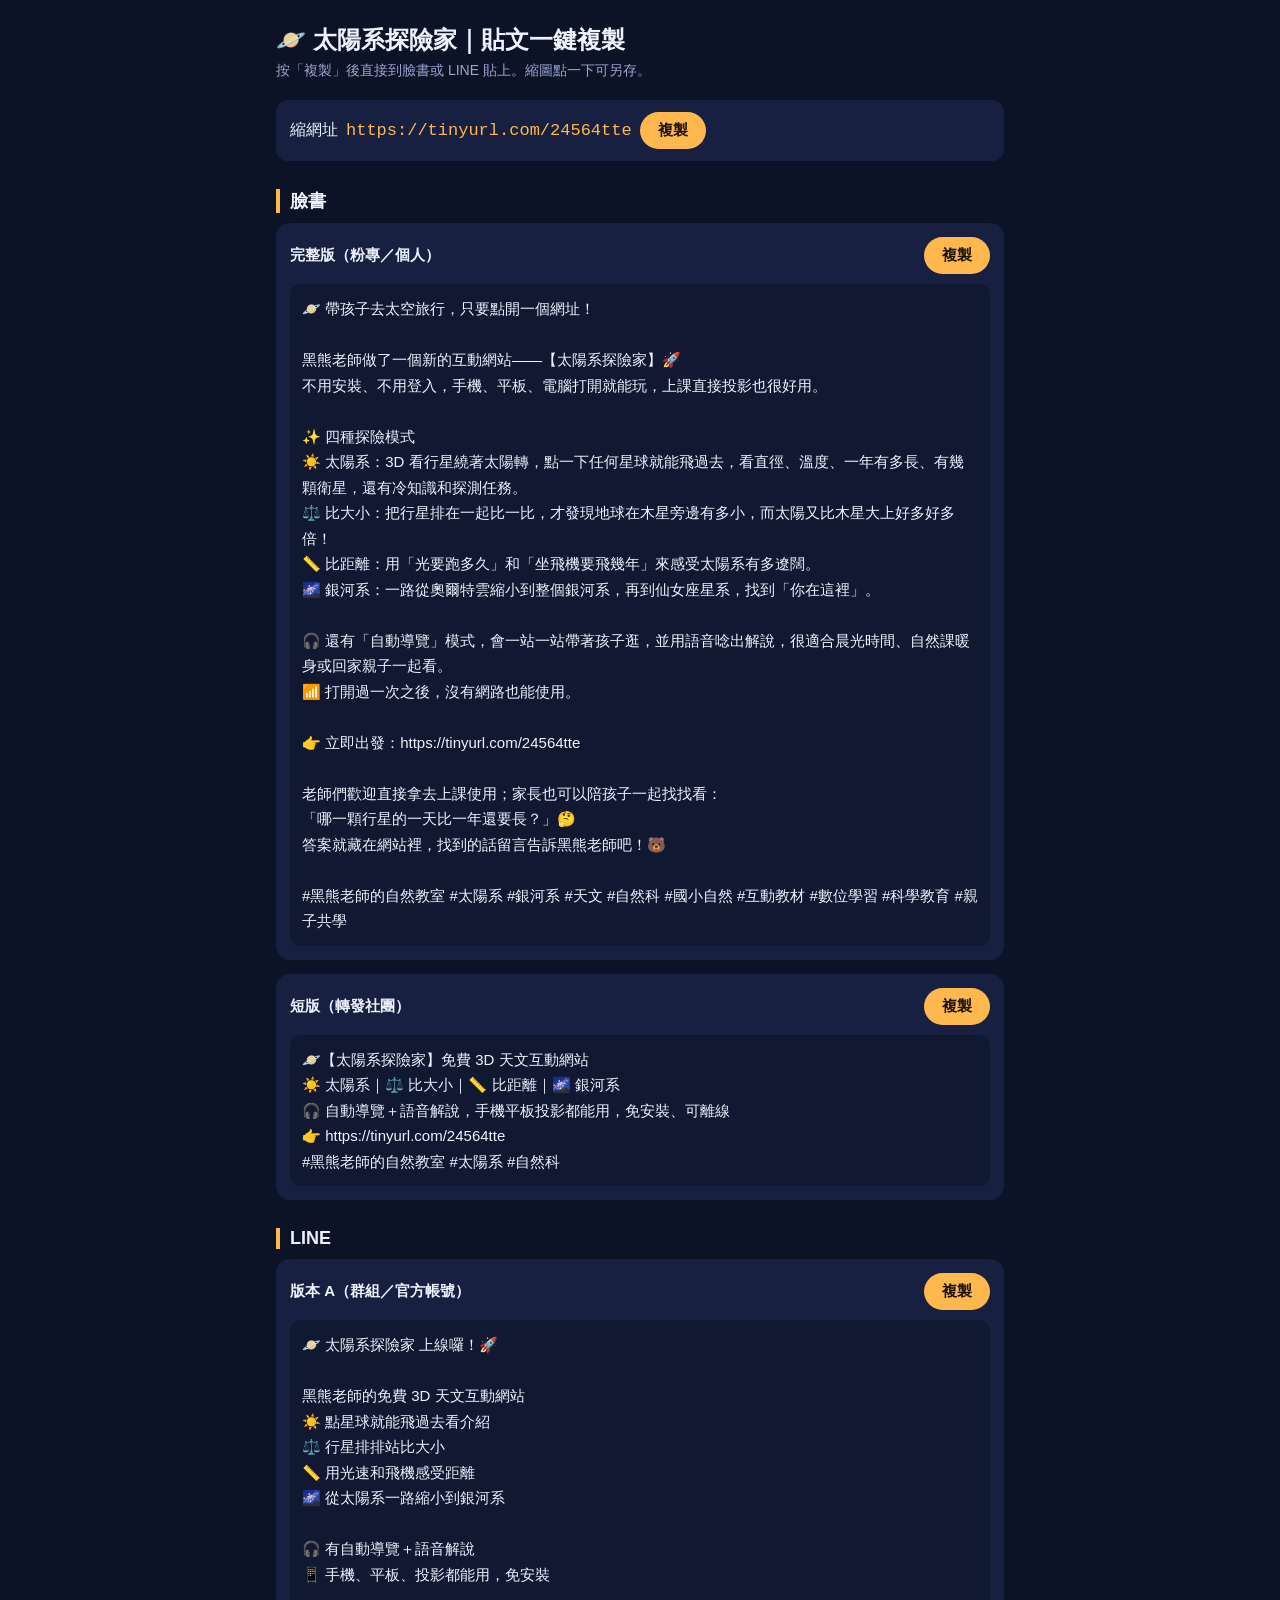
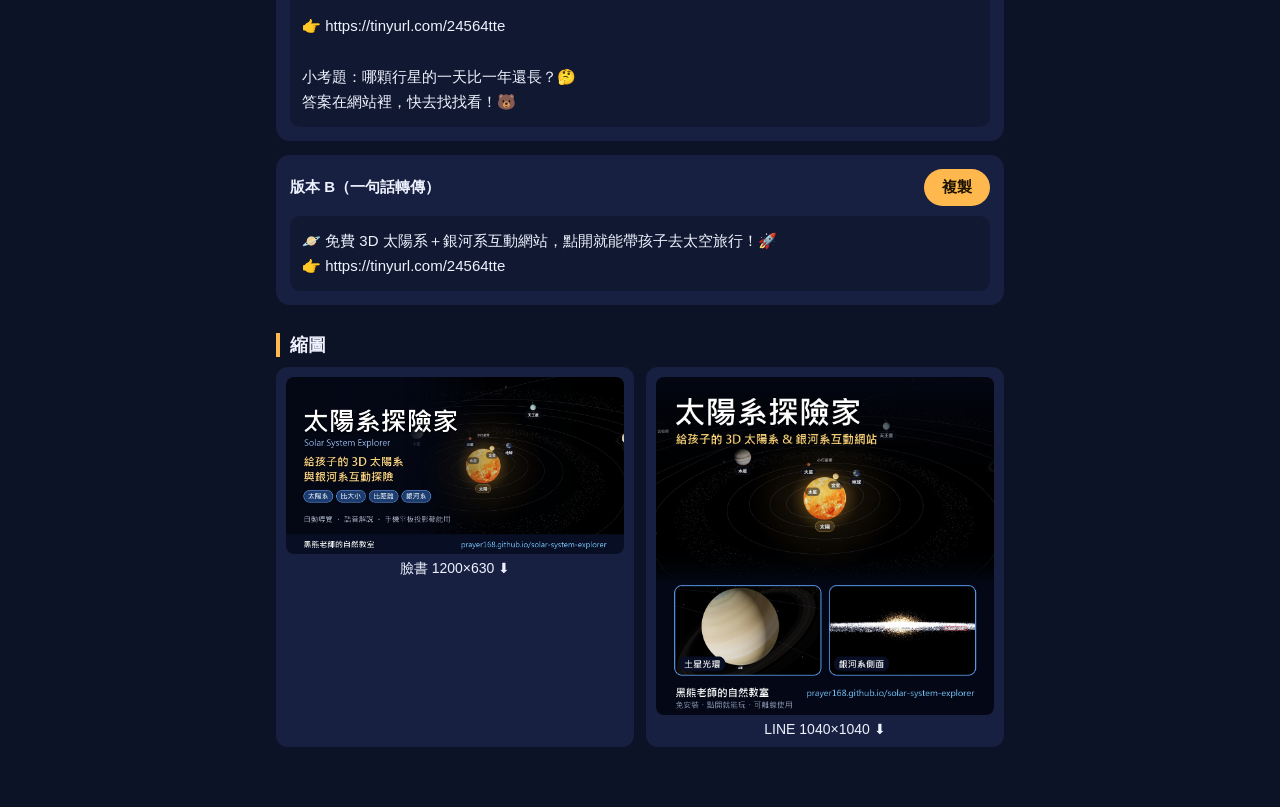
<file: promo/copy.html>
<!doctype html>
<html lang="zh-Hant">
<head>
<meta charset="utf-8">
<meta name="viewport" content="width=device-width, initial-scale=1">
<title>貼文一鍵複製</title>
<style>
  :root { --bg:#0d1326; --card:#172041; --ink:#eef2ff; --mute:#9aa6cf; --acc:#ffb84d; --ok:#4ade80; }
  * { box-sizing:border-box; }
  body { margin:0; background:var(--bg); color:var(--ink); font-family:"Microsoft JhengHei","PingFang TC","Noto Sans TC",sans-serif; }
  main { max-width:760px; margin:0 auto; padding:24px 16px 60px; }
  h1 { font-size:24px; margin:0 0 6px; }
  .sub { color:var(--mute); margin:0 0 20px; font-size:14px; }
  .link { display:flex; gap:8px; align-items:center; flex-wrap:wrap; background:var(--card); padding:12px 14px; border-radius:12px; margin-bottom:22px; }
  .link code { font-size:17px; color:var(--acc); }
  h2 { font-size:18px; margin:28px 0 10px; border-left:4px solid var(--acc); padding-left:10px; }
  .card { background:var(--card); border-radius:14px; padding:14px; margin-bottom:14px; }
  .head { display:flex; justify-content:space-between; align-items:center; gap:10px; margin-bottom:10px; }
  .head b { font-size:15px; }
  pre { margin:0; white-space:pre-wrap; word-break:break-word; font:inherit; font-size:15px; line-height:1.7; background:rgba(0,0,0,.25); padding:12px; border-radius:10px; }
  button { cursor:pointer; border:0; border-radius:999px; padding:9px 18px; font:inherit; font-size:15px; font-weight:700; background:var(--acc); color:#1b1300; white-space:nowrap; }
  button.done { background:var(--ok); }
  .imgs { display:flex; gap:12px; flex-wrap:wrap; }
  .imgs a { flex:1 1 200px; color:var(--ink); text-decoration:none; background:var(--card); border-radius:12px; padding:10px; text-align:center; font-size:14px; }
  .imgs img { width:100%; border-radius:8px; display:block; margin-bottom:6px; }
</style>
</head>
<body>
<main>
  <h1>🪐 太陽系探險家｜貼文一鍵複製</h1>
  <p class="sub">按「複製」後直接到臉書或 LINE 貼上。縮圖點一下可另存。</p>

  <div class="link">
    <span>縮網址</span><code id="short">https://tinyurl.com/24564tte</code>
    <button data-copy="short">複製</button>
  </div>

  <h2>臉書</h2>
  <div class="card">
    <div class="head"><b>完整版（粉專／個人）</b><button data-copy="fb">複製</button></div>
<pre id="fb">🪐 帶孩子去太空旅行，只要點開一個網址！

黑熊老師做了一個新的互動網站——【太陽系探險家】🚀
不用安裝、不用登入，手機、平板、電腦打開就能玩，上課直接投影也很好用。

✨ 四種探險模式
☀️ 太陽系：3D 看行星繞著太陽轉，點一下任何星球就能飛過去，看直徑、溫度、一年有多長、有幾顆衛星，還有冷知識和探測任務。
⚖️ 比大小：把行星排在一起比一比，才發現地球在木星旁邊有多小，而太陽又比木星大上好多好多倍！
📏 比距離：用「光要跑多久」和「坐飛機要飛幾年」來感受太陽系有多遼闊。
🌌 銀河系：一路從奧爾特雲縮小到整個銀河系，再到仙女座星系，找到「你在這裡」。

🎧 還有「自動導覽」模式，會一站一站帶著孩子逛，並用語音唸出解說，很適合晨光時間、自然課暖身或回家親子一起看。
📶 打開過一次之後，沒有網路也能使用。

👉 立即出發：https://tinyurl.com/24564tte

老師們歡迎直接拿去上課使用；家長也可以陪孩子一起找找看：
「哪一顆行星的一天比一年還要長？」🤔
答案就藏在網站裡，找到的話留言告訴黑熊老師吧！🐻

#黑熊老師的自然教室 #太陽系 #銀河系 #天文 #自然科 #國小自然 #互動教材 #數位學習 #科學教育 #親子共學</pre>
  </div>
  <div class="card">
    <div class="head"><b>短版（轉發社團）</b><button data-copy="fbs">複製</button></div>
<pre id="fbs">🪐【太陽系探險家】免費 3D 天文互動網站
☀️ 太陽系｜⚖️ 比大小｜📏 比距離｜🌌 銀河系
🎧 自動導覽＋語音解說，手機平板投影都能用，免安裝、可離線
👉 https://tinyurl.com/24564tte
#黑熊老師的自然教室 #太陽系 #自然科</pre>
  </div>

  <h2>LINE</h2>
  <div class="card">
    <div class="head"><b>版本 A（群組／官方帳號）</b><button data-copy="la">複製</button></div>
<pre id="la">🪐 太陽系探險家 上線囉！🚀

黑熊老師的免費 3D 天文互動網站
☀️ 點星球就能飛過去看介紹
⚖️ 行星排排站比大小
📏 用光速和飛機感受距離
🌌 從太陽系一路縮小到銀河系

🎧 有自動導覽＋語音解說
📱 手機、平板、投影都能用，免安裝

👉 https://tinyurl.com/24564tte

小考題：哪顆行星的一天比一年還長？🤔
答案在網站裡，快去找找看！🐻</pre>
  </div>
  <div class="card">
    <div class="head"><b>版本 B（一句話轉傳）</b><button data-copy="lb">複製</button></div>
<pre id="lb">🪐 免費 3D 太陽系＋銀河系互動網站，點開就能帶孩子去太空旅行！🚀
👉 https://tinyurl.com/24564tte</pre>
  </div>

  <h2>縮圖</h2>
  <div class="imgs">
    <a href="fb-cover-1200x630.jpg" download><img src="fb-cover-1200x630.jpg" alt="臉書縮圖">臉書 1200×630 ⬇</a>
    <a href="line-thumb-1040.jpg" download><img src="line-thumb-1040.jpg" alt="LINE 縮圖">LINE 1040×1040 ⬇</a>
  </div>
</main>
<script>
  async function copyText(t) {
    try { await navigator.clipboard.writeText(t); return true; } catch (e) {}
    const ta = document.createElement('textarea');
    ta.value = t; ta.style.position = 'fixed'; ta.style.opacity = '0';
    document.body.appendChild(ta); ta.select();
    let ok = false; try { ok = document.execCommand('copy'); } catch (e) {}
    ta.remove(); return ok;
  }
  document.querySelectorAll('button[data-copy]').forEach(b => {
    b.addEventListener('click', async () => {
      const ok = await copyText(document.getElementById(b.dataset.copy).textContent);
      b.textContent = ok ? '已複製 ✓' : '請手動選取';
      b.classList.toggle('done', ok);
      setTimeout(() => { b.textContent = '複製'; b.classList.remove('done'); }, 1800);
    });
  });
</script>
</body>
</html>
</file>
